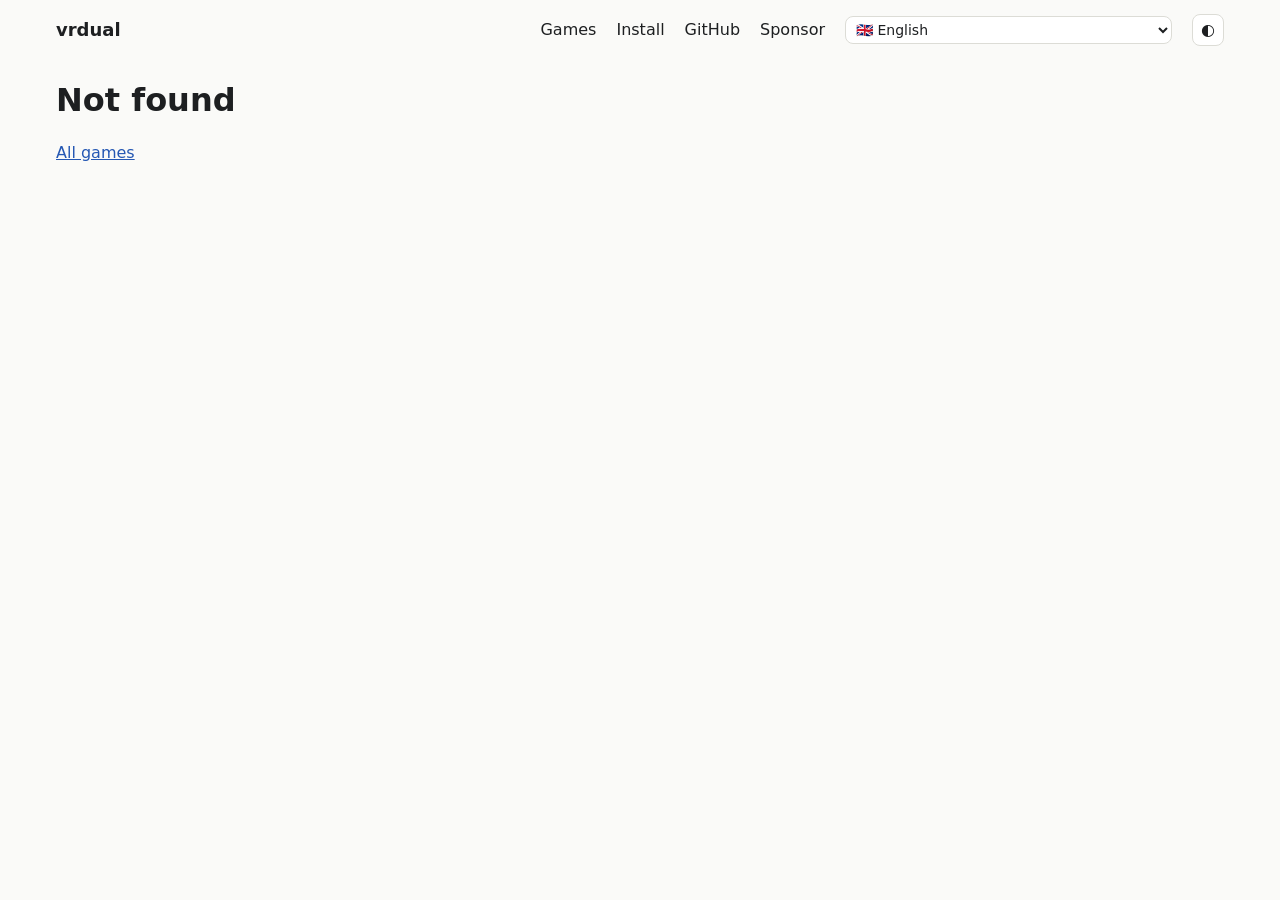
<file: site/game.html>
<!doctype html>
<html lang="en">
<head>
<meta charset="utf-8">
<meta name="viewport" content="width=device-width, initial-scale=1">
<title>vrdual game</title>
<meta name="description" data-i18n="p_desc" data-i18n-attr="content" content="Materials from vrdual's work on one game: status, settings, notes, wiggle GIFs and videos.">
<link rel="stylesheet" href="style.css">
<script>try{var t=localStorage.getItem("vrdual-theme");if(t)document.documentElement.dataset.theme=t}catch(e){}</script>
</head>
<body>
<nav class="top"><a class="brand" href="./">vrdual</a><a href="games.html" data-i18n="nav_games">Games</a><a href="https://github.com/adderek/vrdual/blob/master/INSTALL.md" data-i18n="nav_install">Install</a><a href="https://github.com/adderek/vrdual">GitHub</a><a href="https://github.com/sponsors/adderek" data-i18n="nav_sponsor">Sponsor</a>
  <select id="lang" data-i18n="lang_label" data-i18n-attr="aria-label" aria-label="Language"></select></nav>
<noscript><p class="note noscript">This page needs JavaScript. Without it, read the game list on GitHub: <a href="https://github.com/adderek/vrdual/blob/master/docs/GAMES.md">GAMES.md</a>.</p></noscript>
<main class="page" id="g"><p class="muted" data-i18n="p_loading">Loading…</p></main>
<script src="common.js"></script>
<script src="i18n.js"></script>
<script>
"use strict";
const want = new URLSearchParams(location.search).get("g");
let games = null, lib = [];
function show() {
  const box = document.getElementById("g");
  if (!games) return;
  const g = games.find(x => slug(x) === want);
  if (!g) { box.innerHTML = `<h1>${esc(t("p_notfound", "Not found"))}</h1><p><a href="games.html">${esc(t("p_all_games", "All games"))}</a></p>`; return; }
  document.title = g.game + " · vrdual";
  const r = lib.find(x => x.tested === g.game);  // library row: VR routes
  box.innerHTML = `<p><a href="games.html?g=${encodeURIComponent(want)}">${esc(t("p_back", "← all games"))}</a></p>
    <h1>${esc(g.game)}</h1>
    <div class="cards">
      <div class="card"><h3>${esc(t("g_two", "two GPUs"))}</h3>${stHtml(g.status)}</div>
      <div class="card"><h3>${esc(t("g_one", "one GPU"))}</h3>${stHtml(g.single)}</div>
      <div class="card wide"><h3>${esc(t("l_col_ded", "dedicated VR"))}</h3>${r && r.vr ? markPaid(md(r.vr)) : '<span class="muted">—</span>'}</div>
      <div class="card"><h3>${esc(t("l_col_gen", "generic VR"))}</h3>${r && r.generic.length ? markPaid(esc(r.generic.join(", "))) : '<span class="muted">—</span>'}</div>
    </div>
    <h2>${esc(t("p_materials", "Materials"))}</h2>
    ${g.media.length ? `<div class="media">${g.media.map(mediaHtml).join("")}</div>
      <p class="muted">${esc(t("p_wiggle_note", "Wiggle GIFs alternate the left and right eye views to show depth on a flat screen; in the headset each eye sees its own view."))}</p>`
      : `<p class="muted">${esc(t("p_no_media", "No GIFs or videos yet."))}</p>`}
    <h2>${esc(t("p_config", "Configuration"))}</h2>
    <p>${g.writeup_pending ? t("p_pending", 'A tuned configuration (tested settings, fixes for the problems already worked through) exists but is not written up yet; it will be published here. Until then everything can be configured by hand (<a href="{url}">CONFIG.md</a>).', {url: REPO + "CONFIG.md"})
      : esc(t("p_all_known", "Everything known about this game is on this page."))}</p>
    <h2>${esc(t("p_details", "Details"))}</h2><dl>${detailRows(g)}</dl>`;
}
onLang(show);
Promise.all([loadGames(), loadLibrary()]).then(([d, l]) => { games = d; lib = l; show(); })
  .catch(e => { document.getElementById("g").textContent = String(e); });
</script>
</body>
</html>
</file>
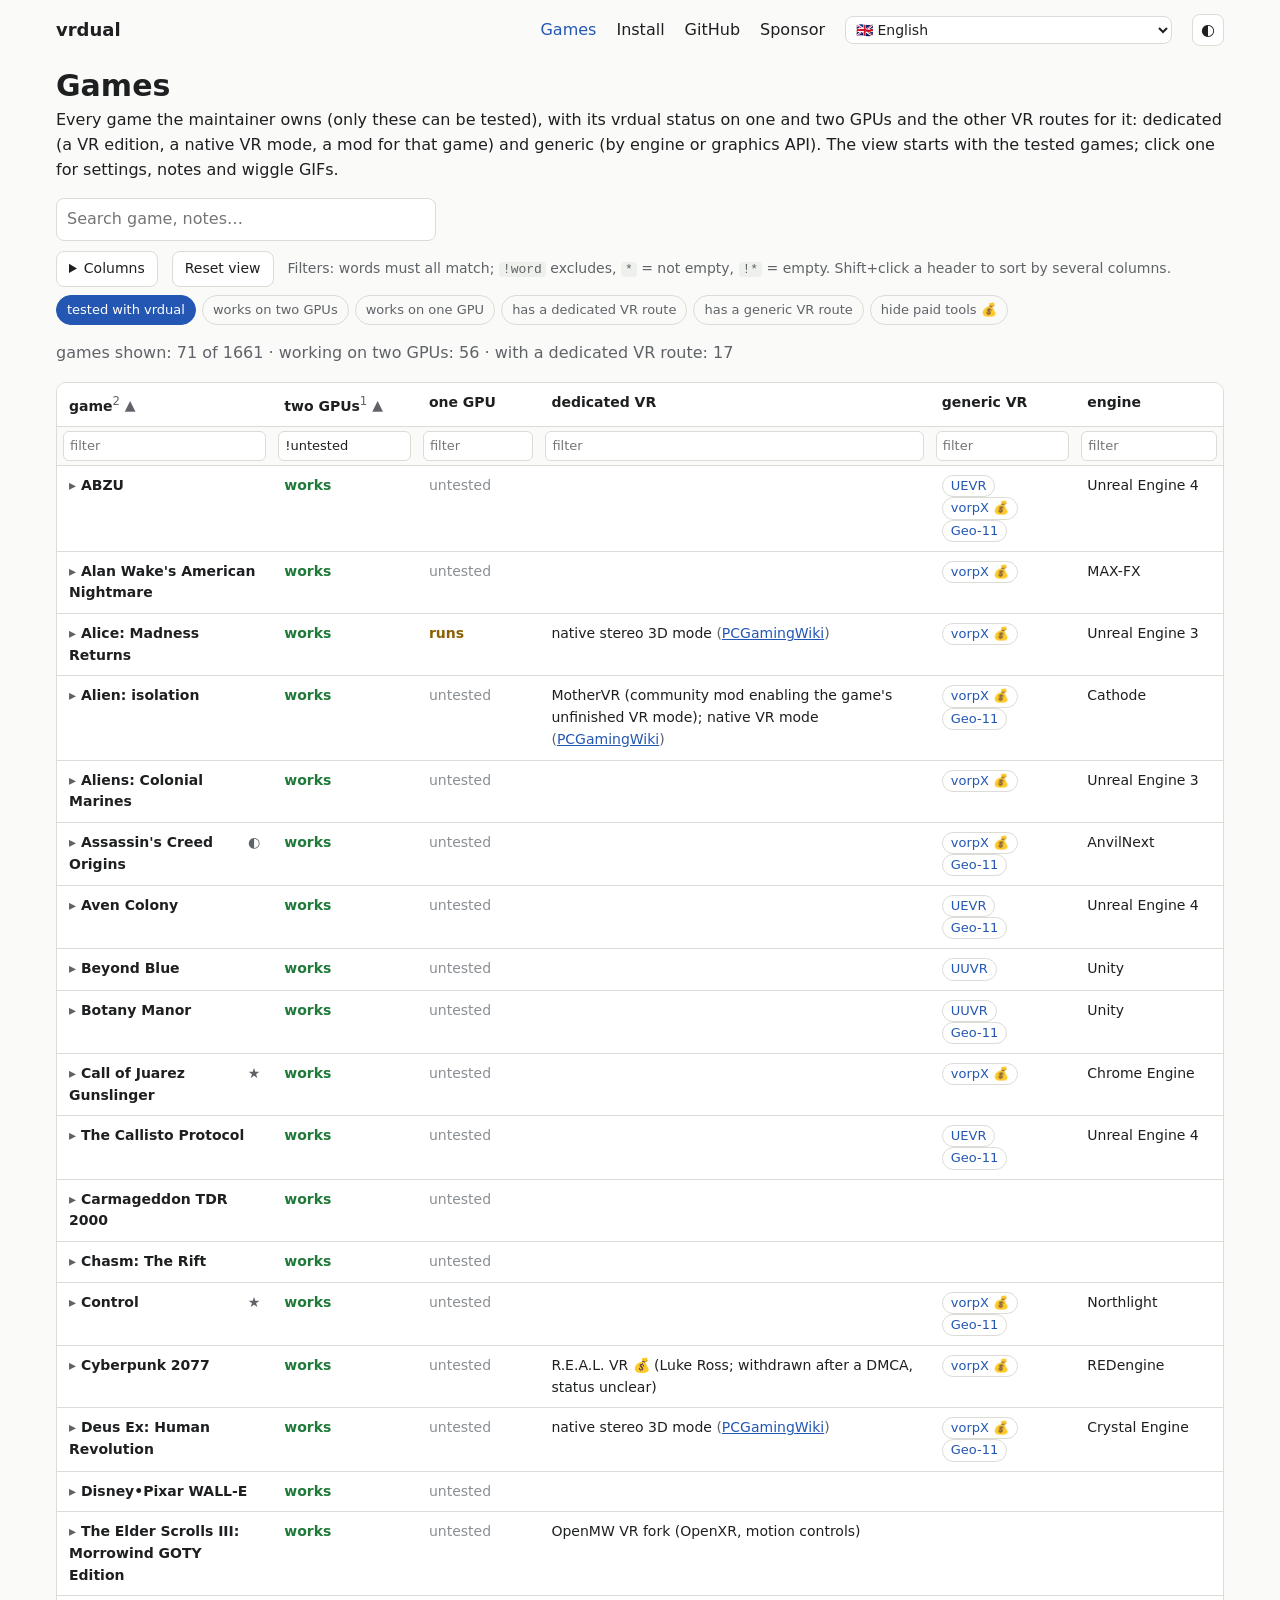
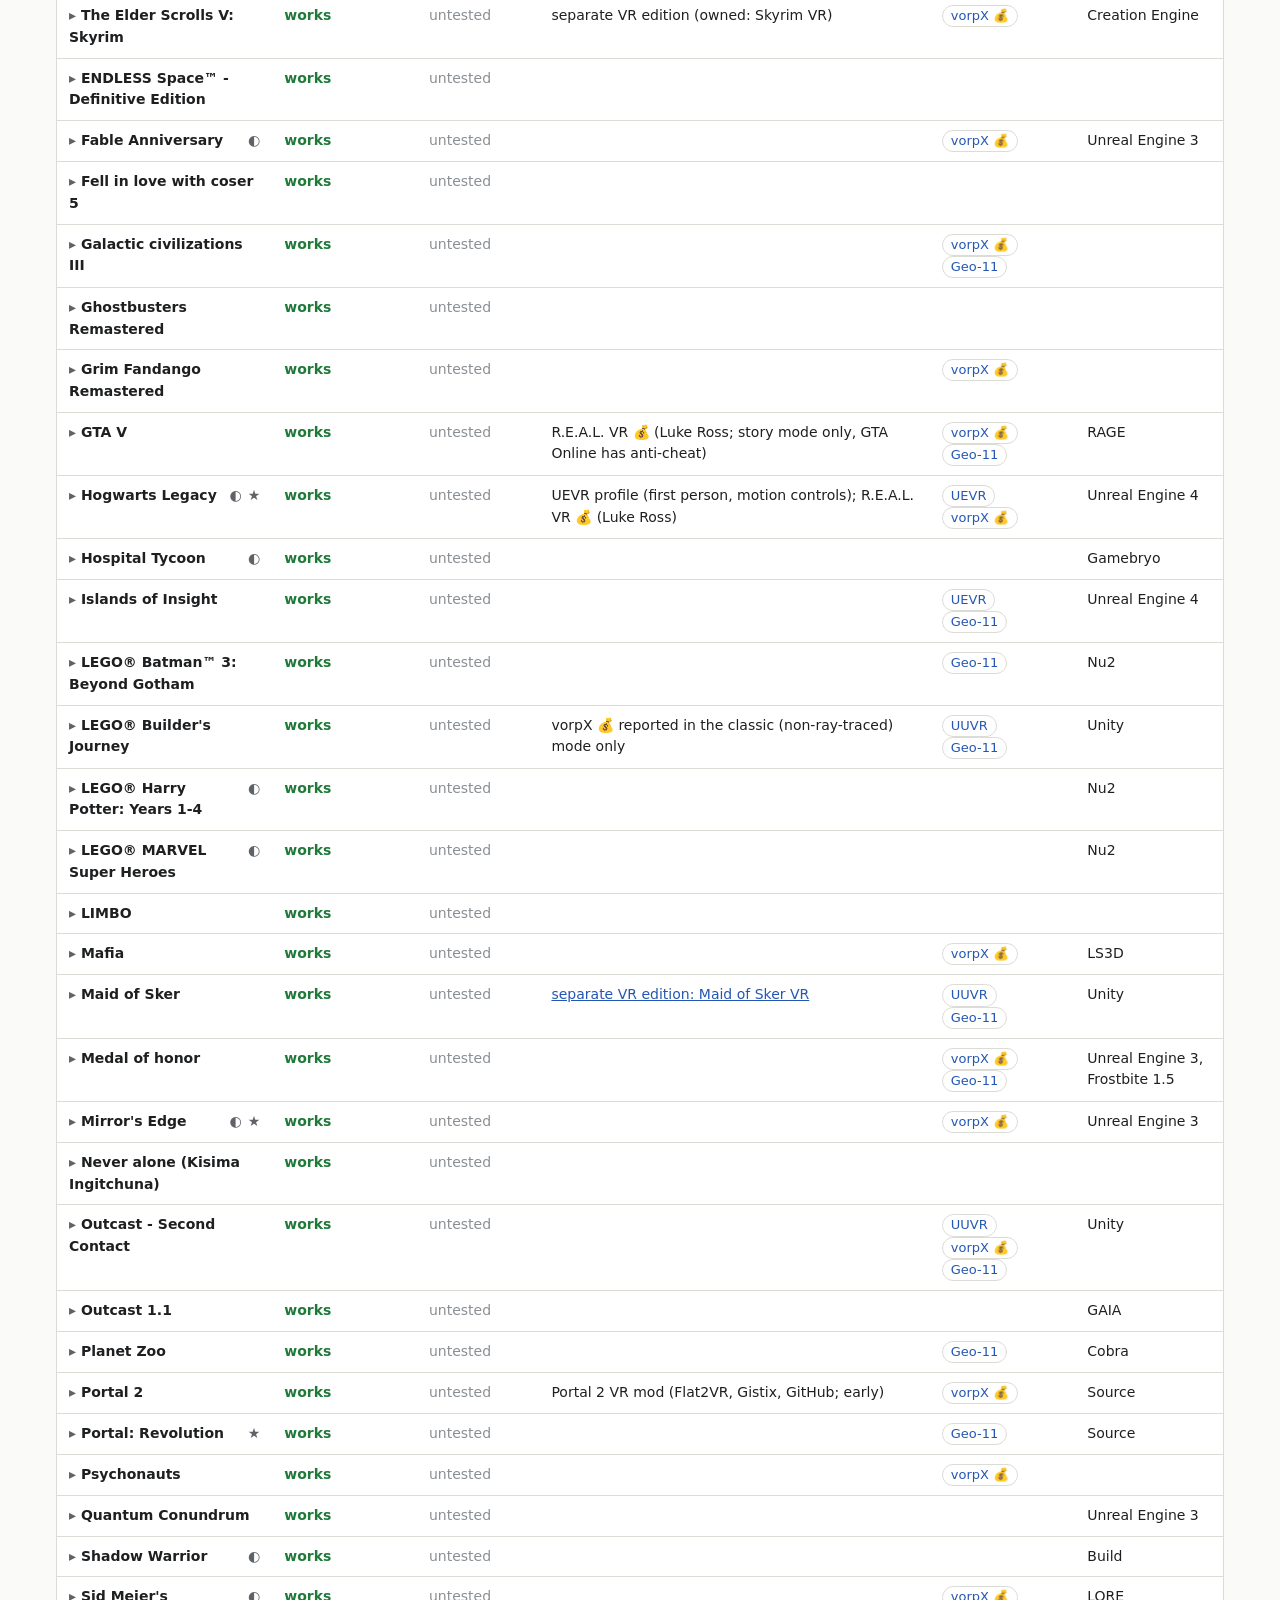
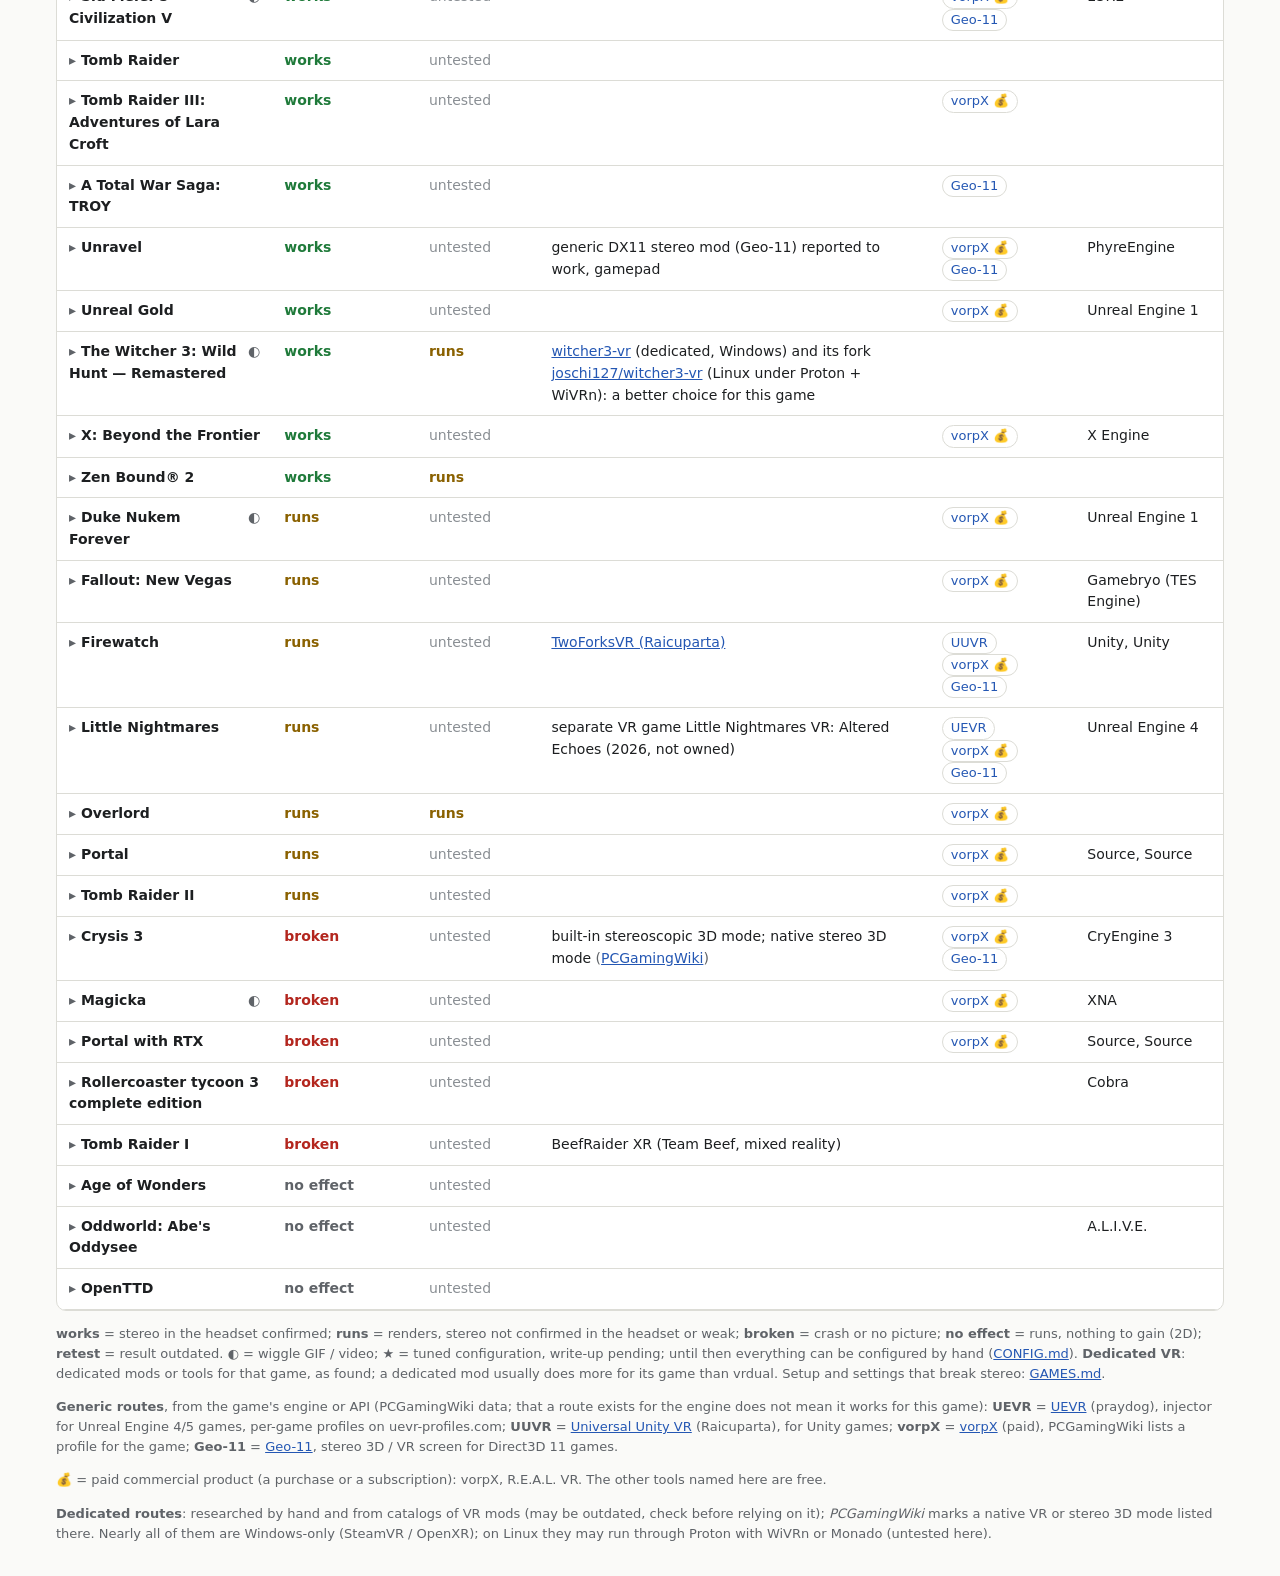
<file: site/games.html>
<!doctype html>
<html lang="en">
<head>
<meta charset="utf-8">
<meta name="viewport" content="width=device-width, initial-scale=1">
<title data-i18n="g_title">vrdual games</title>
<meta name="description" data-i18n="g_desc" data-i18n-attr="content" content="Which games run in real stereo 3D in a VR headset with vrdual, on one or two GPUs, and which other VR routes exist for them.">
<link rel="stylesheet" href="style.css">
<script>try{var t=localStorage.getItem("vrdual-theme");if(t)document.documentElement.dataset.theme=t}catch(e){}</script>
</head>
<body>
<nav class="top"><a class="brand" href="./">vrdual</a><a href="games.html" aria-current="page" data-i18n="nav_games">Games</a><a href="https://github.com/adderek/vrdual/blob/master/INSTALL.md" data-i18n="nav_install">Install</a><a href="https://github.com/adderek/vrdual">GitHub</a><a href="https://github.com/sponsors/adderek" data-i18n="nav_sponsor">Sponsor</a>
  <select id="lang" data-i18n="lang_label" data-i18n-attr="aria-label" aria-label="Language"></select></nav>
<noscript><p class="note noscript">This page needs JavaScript to show the table. Without it, read the same list on GitHub: <a href="https://github.com/adderek/vrdual/blob/master/docs/GAMES.md">GAMES.md</a>.</p></noscript>
<header class="page">
  <h1 data-i18n="g_h1">Games</h1>
  <p data-i18n="g_intro">Every game the maintainer owns (only these can be tested), with its vrdual status on one and two GPUs and the other VR routes for it: dedicated (a VR edition, a native VR mode, a mod for that game) and generic (by engine or graphics API). The view starts with the tested games; click one for settings, notes and wiggle GIFs.</p>
</header>
<main class="page">
  <div class="tools">
    <input id="q" type="search" data-i18n="g_search" data-i18n-attr="placeholder" placeholder="Search game, notes…" aria-label="search">
    <div id="tb" class="tbtools"></div>
  </div>
  <div class="chips" id="quick" role="group" aria-label="quick filters">
    <button type="button" data-f="dual" data-v="!untested" data-i18n="l_q_tested">tested with vrdual</button>
    <button type="button" data-f="dual" data-v="works" data-i18n="g_q_works2">works on two GPUs</button>
    <button type="button" data-f="single" data-v="works" data-i18n="g_q_works1">works on one GPU</button>
    <button type="button" data-f="vr" data-v="*" data-i18n="l_q_ded">has a dedicated VR route</button>
    <button type="button" data-f="generic" data-v="*" data-i18n="l_q_gen">has a generic VR route</button>
    <button type="button" id="nopaid" aria-pressed="false" data-i18n="g_q_nopaid">hide paid tools 💰</button>
  </div>
  <p id="single-note" class="note" hidden data-i18n="g_single_note">One GPU: few games checked so far, most were tested on two GPUs. The same
    patch runs on one GPU with the eyes on alternate frames (half the frame rate per eye). Turn off temporal AA /
    upscaling (TAA, DLSS, FSR, XeSS), motion blur and frame generation: they mix the eyes.</p>
  <p id="count" class="muted"></p>
  <div id="none" class="note" hidden></div>
  <div class="wrap">
    <table id="t" class="resp"><thead></thead><tbody></tbody></table>
  </div>
  <div class="muted legend">
  <p data-i18n="g_legend"><b>works</b> = stereo in the headset confirmed; <b>runs</b> = renders, stereo not
    confirmed in the headset or weak; <b>broken</b> = crash or no picture; <b>no effect</b> = runs, nothing to gain (2D);
    <b>retest</b> = result outdated. ◐ = wiggle GIF / video; ★ = tuned configuration, write-up pending;
    until then everything can be configured by hand
    (<a href="https://github.com/adderek/vrdual/blob/master/docs/CONFIG.md">CONFIG.md</a>). <b>Dedicated VR</b>:
    dedicated mods or tools for that game, as found; a dedicated mod usually does more for its game than vrdual.
    Setup and settings that break stereo: <a href="https://github.com/adderek/vrdual/blob/master/docs/GAMES.md">GAMES.md</a>.</p>
    <p data-i18n="l_legend_gen"><b>Generic routes</b>, from the game's engine or API (PCGamingWiki data; that a route exists for the
      engine does not mean it works for this game): <b>UEVR</b> = <a href="https://github.com/praydog/UEVR">UEVR</a> (praydog),
      injector for Unreal Engine 4/5 games, per-game profiles on uevr-profiles.com; <b>UUVR</b> =
      <a href="https://github.com/Raicuparta/uuvr">Universal Unity VR</a> (Raicuparta), for Unity games;
      <b>vorpX</b> = <a href="https://www.vorpx.com/">vorpX</a> (paid), PCGamingWiki lists a profile for the game;
      <b>Geo-11</b> = <a href="https://www.geo-11.com/">Geo-11</a>, stereo 3D / VR screen for Direct3D 11 games.</p>
    <p data-i18n="g_paid">💰 = paid commercial product (a purchase or a subscription): vorpX, R.E.A.L. VR. The other tools named here are free.</p>
    <p data-i18n="l_legend_ded"><b>Dedicated routes</b>: researched by hand and from catalogs of VR mods (may be outdated, check before
      relying on it); <i>PCGamingWiki</i> marks a native VR or stereo 3D mode listed there. Nearly all of them are Windows-only
      (SteamVR / OpenXR); on Linux they may run through Proton with WiVRn or Monado (untested here).</p>
  </div>
</main>
<script src="common.js"></script>
<script src="i18n.js"></script>
<script src="table.js"></script>
<script src="games.js"></script>
</body>
</html>
</file>
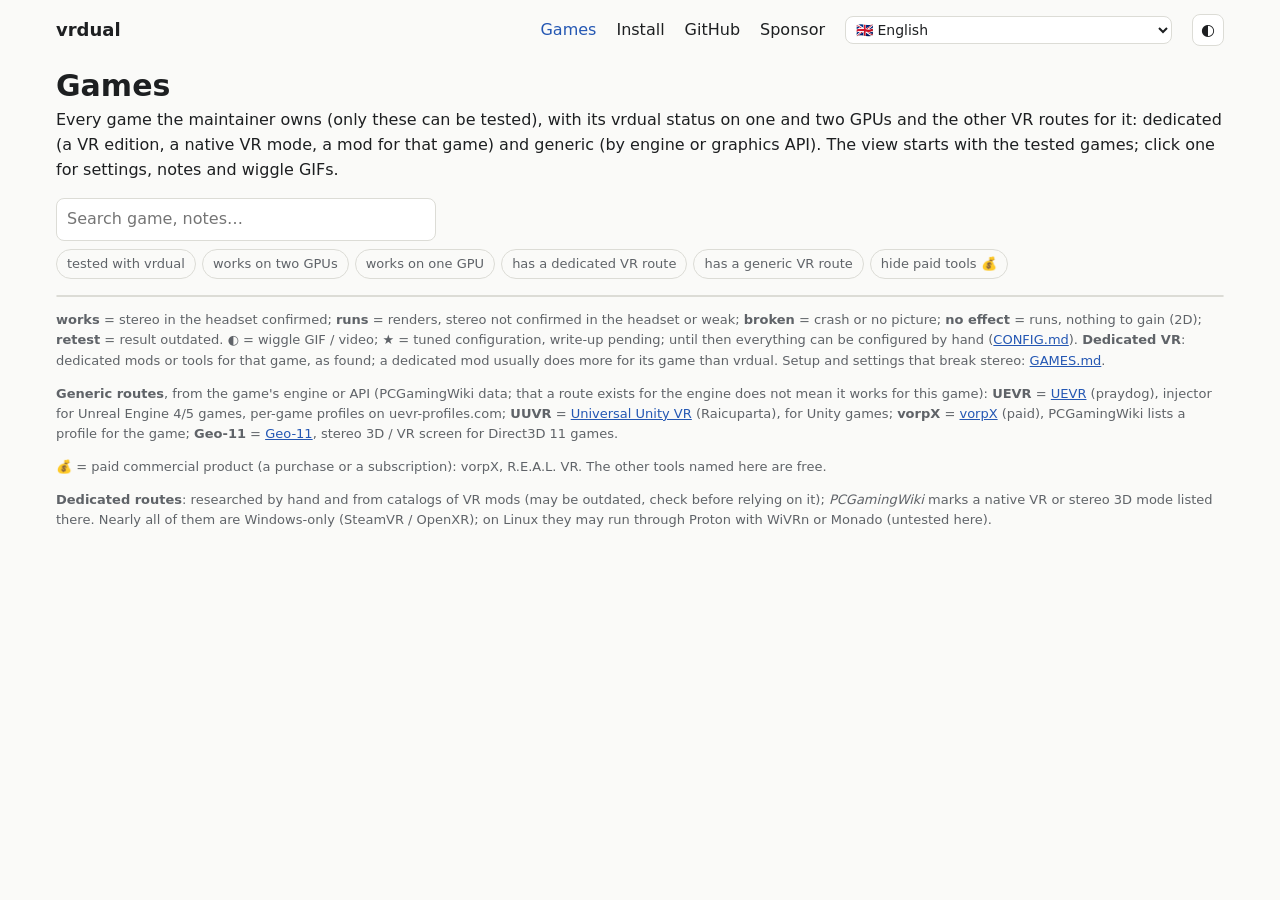
<file: site/library.html>
<!doctype html>
<html lang="en">
<head>
<meta charset="utf-8">
<meta name="viewport" content="width=device-width, initial-scale=1">
<title>vrdual games</title>
<meta http-equiv="refresh" content="0; url=games.html">
<link rel="canonical" href="games.html">
</head>
<body><p>The library is part of the <a href="games.html">games list</a> now.</p></body>
</html>
</file>
<file: site/style.css>
:root {
  --bg: #fafaf8; --fg: #1d1f21; --muted: #5f6368; --line: #dcdcd6; --card: #ffffff; --accent: #2457b3; --accent-fg: #ffffff;
  --code: #eef0ec; --hl: #eef3fc; --works: #1f7a3a; --runs: #8a6100; --broken: #b3261e; --noeffect: #5f6368; --retest: #6b3fa0; --untested: #8a8f94;
  --eye-l: #2f6fd6; --eye-r: #d9661f; --near: #d9661f; --far: #2f6fd6;
  --broken-bg: #fbeeed; --shadow: rgba(20, 30, 50, .22); --halo: .55; color-scheme: light;
}
@media (prefers-color-scheme: dark) {
  :root:not([data-theme="light"]) {
    --bg: #15171a; --fg: #e4e6e8; --muted: #9aa0a6; --line: #30343a; --card: #1c1f23; --accent: #8ab4f8; --accent-fg: #10213f;
    --code: #262a30; --hl: #1f2836; --works: #6dd58c; --runs: #f2c14e; --broken: #f28b82; --noeffect: #9aa0a6; --retest: #c9a7f5; --untested: #7c828a;
    --eye-l: #8ab4f8; --eye-r: #f6a66b; --near: #f6a66b; --far: #8ab4f8;
    --broken-bg: #2b1d1e; --shadow: rgba(0, 0, 0, .65); --halo: .6; color-scheme: dark;
  }
}
:root[data-theme="dark"] {
  --bg: #15171a; --fg: #e4e6e8; --muted: #9aa0a6; --line: #30343a; --card: #1c1f23; --accent: #8ab4f8; --accent-fg: #10213f;
  --code: #262a30; --hl: #1f2836; --works: #6dd58c; --runs: #f2c14e; --broken: #f28b82; --noeffect: #9aa0a6; --retest: #c9a7f5; --untested: #7c828a;
  --eye-l: #8ab4f8; --eye-r: #f6a66b; --near: #f6a66b; --far: #8ab4f8;
  --broken-bg: #2b1d1e; --shadow: rgba(0, 0, 0, .65); --halo: .6; color-scheme: dark;
}
* { box-sizing: border-box; }
body { margin: 0; background: var(--bg); color: var(--fg); font: 16px/1.55 system-ui, sans-serif; }
a { color: var(--accent); }
img, video { max-width: 100%; height: auto; display: block; }
.muted { color: var(--muted); }
.small { font-size: 14px; }
h1, h2, h3 { line-height: 1.2; }

nav.top { display: flex; flex-wrap: wrap; gap: 8px 20px; align-items: center; max-width: 1200px; margin: 0 auto; padding: 14px 16px; }
nav.top a { text-decoration: none; color: var(--fg); }
nav.top a[aria-current] { color: var(--accent); }
#lang { font: inherit; font-size: 14px; color: var(--fg); background: var(--card); border: 1px solid var(--line);
  border-radius: 8px; padding: 4px 6px; max-width: 100%; }
nav.top .brand { font-weight: 700; font-size: 18px; margin-right: auto; }

section, header.page, main.page, footer.foot { max-width: 1200px; margin: 0 auto; padding: 0 16px; }
section { padding-top: 32px; padding-bottom: 16px; }
.hero { display: grid; grid-template-columns: 1fr 1.1fr; gap: 32px; align-items: center; padding-top: 24px; }
.hero h1 { font-size: clamp(32px, 5vw, 52px); margin: 0 0 16px; letter-spacing: -0.5px; }
.lead { font-size: 19px; margin: 0 0 24px; }
.cta { display: inline-block; background: var(--accent); color: var(--accent-fg); text-decoration: none; font-weight: 600;
  font-size: 19px; padding: 14px 24px; border-radius: 10px; margin-bottom: 12px; }
.cta:hover { filter: brightness(1.08); }
figure { margin: 0; }
figcaption { font-size: 13px; color: var(--muted); margin-top: 6px; }
.hero-img img { width: 100%; border-radius: 10px; }

.promo { margin: 8px 0 24px; }
.promo img { width: 100%; border-radius: 12px; }
.steps { max-width: 820px; margin: 0 auto 24px; padding-left: 22px; }
.steps li { margin-bottom: 8px; }
.cards { display: grid; grid-template-columns: repeat(auto-fit, minmax(220px, 1fr)); gap: 12px; margin: 12px 0 20px; }
.card { background: var(--card); border: 1px solid var(--line); border-radius: 10px; padding: 12px 16px; }
.card h3 { margin: 0 0 6px; font-size: 15px; color: var(--muted); font-weight: 600; }
.card p { margin: 0; }
.card.wide { grid-column: span 2; }
.grid { display: grid; grid-template-columns: repeat(auto-fit, minmax(300px, 1fr)); gap: 16px; }
.grid img { width: 100%; border-radius: 8px; }
.honest p { max-width: 820px; }
footer.foot { padding-top: 24px; padding-bottom: 32px; border-top: 1px solid var(--line); margin-top: 24px; }

header.page h1 { margin: 8px 0 4px; font-size: 30px; }
header.page p { margin: 0; }
.tools { display: flex; flex-wrap: wrap; gap: 10px 20px; align-items: center; margin: 16px 0 8px; }
.seg { display: inline-flex; border: 1px solid var(--line); border-radius: 8px; padding: 0; margin: 0; overflow: hidden; background: var(--card); }
.seg legend { float: left; padding: 8px 10px; color: var(--muted); font-size: 14px; }
.seg label { padding: 8px 14px; cursor: pointer; border-left: 1px solid var(--line); font-size: 15px; }
.seg input { position: absolute; opacity: 0; pointer-events: none; }
.seg label:has(input:checked) { background: var(--accent); color: var(--accent-fg); font-weight: 600; }
.seg label:has(input:focus-visible) { outline: 2px solid var(--accent); outline-offset: -2px; }
#q { flex: 1 1 240px; max-width: 380px; padding: 8px 10px; font: inherit; color: var(--fg); background: var(--card);
  border: 1px solid var(--line); border-radius: 8px; }
.chips { display: flex; flex-wrap: wrap; gap: 6px; margin-bottom: 8px; }
.chips button { font: inherit; font-size: 13px; padding: 4px 10px; border-radius: 999px; cursor: pointer;
  color: var(--muted); background: transparent; border: 1px solid var(--line); text-decoration: line-through; }
.chips button[aria-pressed="true"] { color: var(--fg); background: var(--card); border-color: var(--accent); text-decoration: none; }
.note { background: var(--hl); border-radius: 8px; padding: 8px 12px; font-size: 14px; max-width: 900px; }
.wrap { overflow-x: auto; border: 1px solid var(--line); border-radius: 10px; background: var(--card); }
table { border-collapse: collapse; width: 100%; font-size: 15px; }
th, td { text-align: left; vertical-align: top; padding: 9px 12px; border-bottom: 1px solid var(--line); }
th { background: var(--card); white-space: nowrap; user-select: none; font-size: 14px; }
th[data-k] { cursor: pointer; }
th[aria-sort="ascending"]::after { content: " ▲"; color: var(--muted); }
th[aria-sort="descending"]::after { content: " ▼"; color: var(--muted); }
tr.grp th { background: var(--bg); border-top: 2px solid var(--line); padding: 14px 12px 6px; font-size: 15px; cursor: default; position: static; }
tr.grp:first-child th { border-top: 0; }
tr.grp .muted { font-weight: 400; font-size: 13px; margin-left: 6px; }
tr.row { cursor: pointer; }
tr.row.broken td, tr.row.broken td.hl { background: var(--broken-bg); }
tr.row.broken td:first-child { color: var(--muted); }
.gcell { display: flex; justify-content: space-between; align-items: baseline; gap: 8px; }
.marks { display: inline-flex; gap: 6px; flex: none; }
tr.row:hover td { background: var(--hl); }
tr.row td:first-child { font-weight: 600; }
td.hl { background: var(--hl); }
.tw { display: inline-block; color: var(--muted); transition: transform .15s; }
tr.open .tw { transform: rotate(90deg); }
.cam, .spb { color: var(--muted); font-weight: 400; }
td.more { text-align: right; font-size: 13px; white-space: nowrap; }
tr.det td { background: var(--bg); padding: 12px 16px 16px; }
dl { display: grid; grid-template-columns: max-content 1fr; gap: 4px 16px; margin: 0 0 8px; font-size: 14px; }
dt { color: var(--muted); }
dd { margin: 0; }
ul.notes { margin: 0; padding-left: 1.2em; }
ul.notes li + li { margin-top: .25em; }
.pending { font-size: 14px; }
.media { display: grid; grid-template-columns: repeat(auto-fill, minmax(260px, 1fr)); gap: 12px; margin: 8px 0; }
.media .load { justify-self: start; font: inherit; font-size: 14px; padding: 6px 12px; border-radius: 8px; cursor: pointer;
  background: var(--card); color: var(--fg); border: 1px solid var(--line); }
.media img, .media video { width: 100%; border-radius: 6px; }
code { background: var(--code); padding: 0 4px; border-radius: 4px; font-size: 13px; overflow-wrap: anywhere; }
.st { font-weight: 600; white-space: nowrap; }
.st-works { color: var(--works); } .st-runs { color: var(--runs); } .st-broken { color: var(--broken); }
.st-no-effect { color: var(--noeffect); } .st-retest { color: var(--retest); } .st-untested { color: var(--untested); font-weight: 400; }
.legend { font-size: 13px; margin: 12px 0 32px; }
main.page h2 { margin-top: 28px; }

@media (max-width: 800px) {
  .hero { grid-template-columns: 1fr; }
  .card.wide { grid-column: auto; }
  #t, #t thead, #t tbody, #t tr, #t td { display: block; }
  #t thead { display: none; }
  #t tr.row { padding: 8px 0; border-bottom: 1px solid var(--line); }
  #t tr.grp th { display: block; }
  #t td { border: 0; padding: 2px 14px; }
  #t tr.row td:not(:first-child):not(.more)::before { content: attr(data-h) ": "; color: var(--muted); font-weight: 400; }
  #t td.more { display: none; }
  #t td.hl { background: transparent; }
  dl { grid-template-columns: 1fr; }
}

/* Pictures: soft shadow, vignette (an overlay: an inset shadow on <img>
   itself is painted under the picture), and on the hero / promo a blurred
   left-eye / right-eye colour halo. */
.shot { position: relative; display: block; border-radius: 10px; box-shadow: 0 12px 32px -10px var(--shadow), 0 2px 6px -2px var(--shadow); isolation: isolate; }
.shot img, .shot video { border-radius: inherit; width: 100%; }
.shot::after { content: ""; position: absolute; inset: 0; border-radius: inherit; pointer-events: none;
  box-shadow: inset 0 0 48px 6px rgba(0, 0, 0, .45); }
.halo::before { content: ""; position: absolute; inset: 2% -3% -4%; z-index: -1; border-radius: inherit;
  background: linear-gradient(120deg, var(--eye-l), var(--eye-r)); filter: blur(28px); opacity: var(--halo); }
.hero-img img, .promo img, .grid img, .media img { border-radius: inherit; }
button.theme { font: inherit; font-size: 16px; line-height: 1; width: 32px; height: 32px; border-radius: 8px; cursor: pointer;
  color: var(--fg); background: var(--card); border: 1px solid var(--line); }

/* Library table (table.js): filter row, column chooser, tags; no-JS note. */
.noscript { margin: 8px auto; max-width: 1168px; }
.tbtools { display: flex; flex-wrap: wrap; gap: 8px 14px; align-items: center; }
.tbtools button, details.cols summary { font: inherit; font-size: 14px; padding: 6px 12px; border-radius: 8px; cursor: pointer;
  background: var(--card); color: var(--fg); border: 1px solid var(--line); }
details.cols { position: relative; }
details.cols > div { position: absolute; z-index: 5; margin-top: 4px; padding: 8px 12px; min-width: 220px; display: grid; gap: 4px;
  background: var(--card); border: 1px solid var(--line); border-radius: 8px; box-shadow: 0 8px 24px -8px var(--shadow); }
details.cols label { white-space: nowrap; font-size: 14px; cursor: pointer; }
tr.filters td { padding: 4px 6px; background: var(--bg); }
tr.filters input { width: 100%; min-width: 70px; font: inherit; font-size: 13px; padding: 4px 6px; color: var(--fg);
  background: var(--card); border: 1px solid var(--line); border-radius: 6px; }
th sup { color: var(--muted); font-weight: 400; }
a.tag { display: inline-block; font-size: 13px; padding: 0 8px; border-radius: 999px; border: 1px solid var(--line);
  text-decoration: none; white-space: nowrap; }
table.resp td { font-size: 14px; }
@media (max-width: 800px) {
  table.resp, table.resp thead, table.resp tbody, table.resp tr, table.resp td { display: block; }
  table.resp thead tr:first-child { display: flex; flex-wrap: wrap; gap: 4px; padding: 8px 8px 0; }
  table.resp thead th { border: 1px solid var(--line); border-radius: 999px; padding: 2px 10px; font-weight: 400; }
  table.resp tr.filters { display: grid; grid-template-columns: 1fr 1fr; gap: 4px; padding: 6px 8px; }
  table.resp tr.filters td { padding: 0; }
  table.resp tr.filters td::before { content: attr(data-h); color: var(--muted); font-size: 12px; display: block; }
  table.resp tbody tr { padding: 8px 0; border-bottom: 1px solid var(--line); }
  table.resp tbody td { border: 0; padding: 2px 14px; }
  table.resp tbody td:empty { display: none; }
  table.resp tbody td:not(:first-child)::before { content: attr(data-h) ": "; color: var(--muted); }
}
#quick button { text-decoration: none; }
#quick button[aria-pressed="true"] { background: var(--accent); color: var(--accent-fg); }
.paid { cursor: help; }
#none ul { margin: 6px 0; padding-left: 1.2em; }
#none button { font: inherit; font-size: 14px; padding: 2px 10px; border-radius: 8px; cursor: pointer;
  background: var(--card); color: var(--fg); border: 1px solid var(--line); }
</file>
